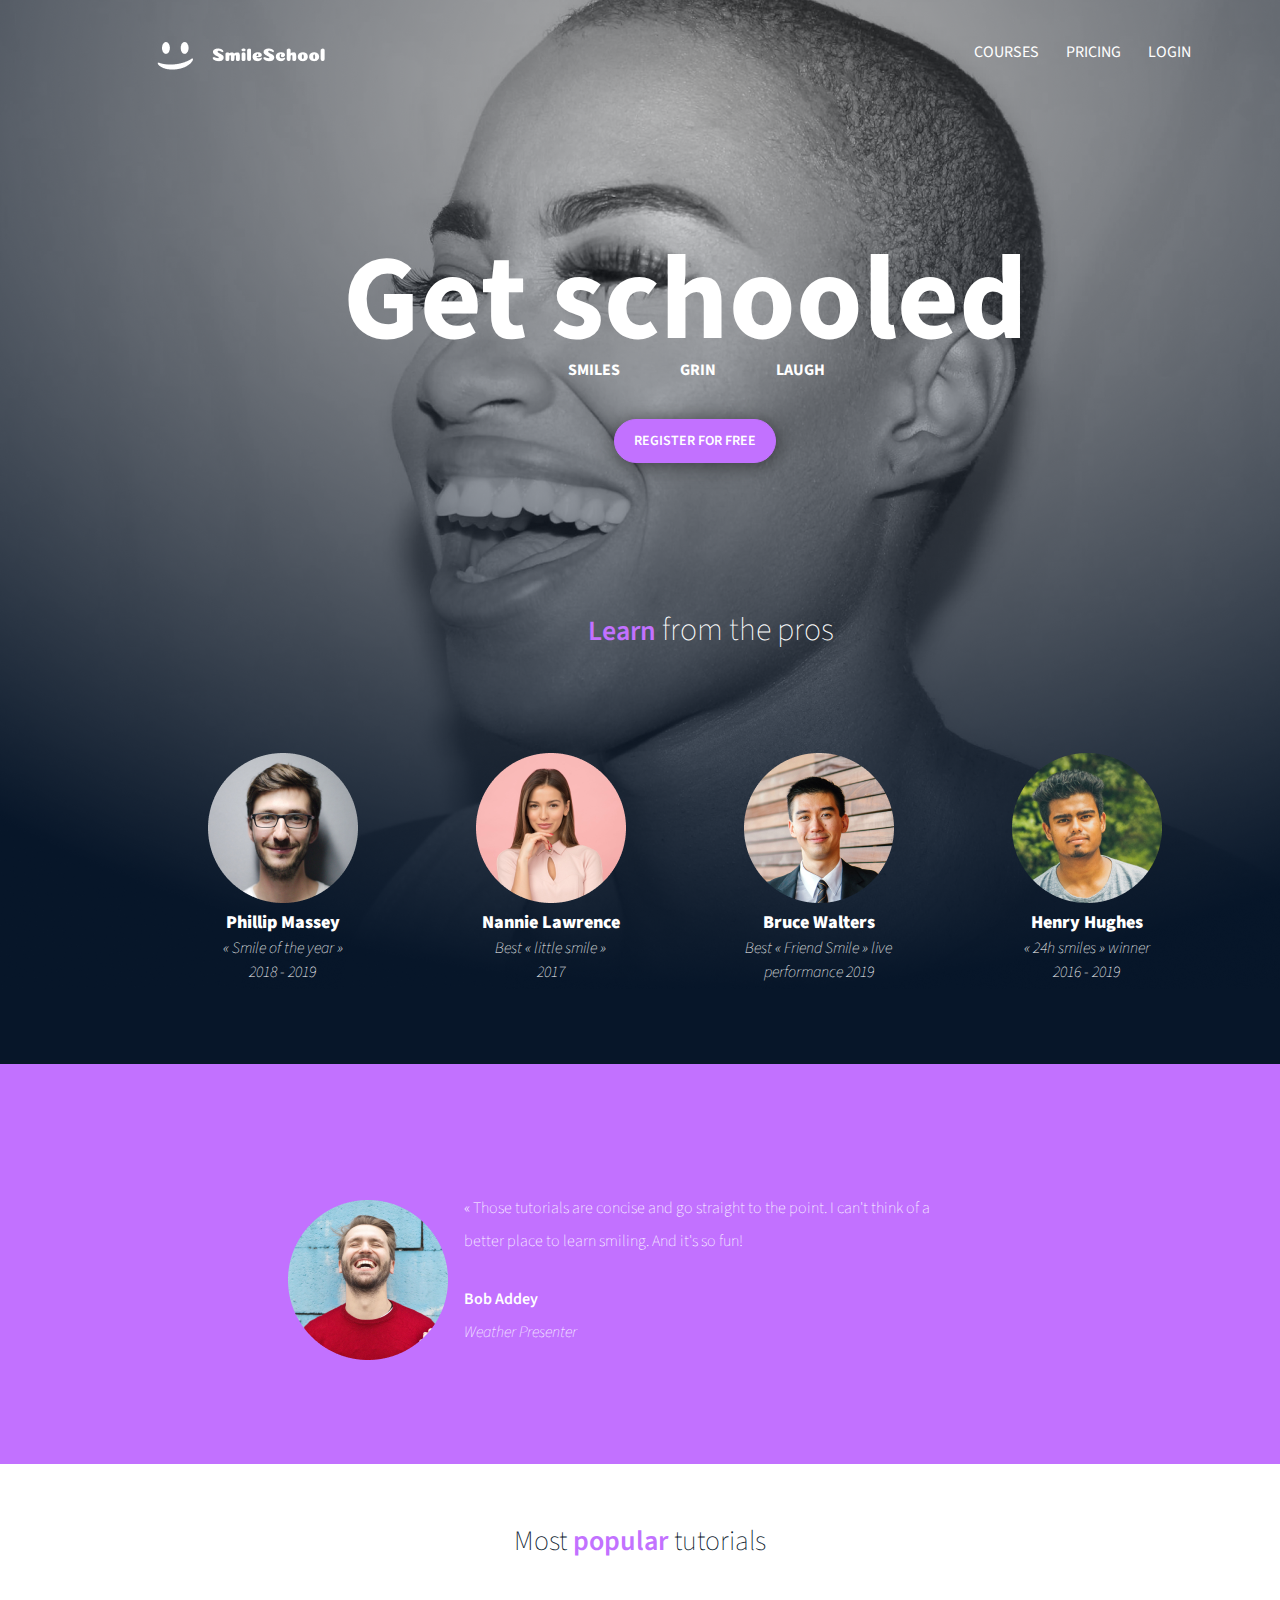
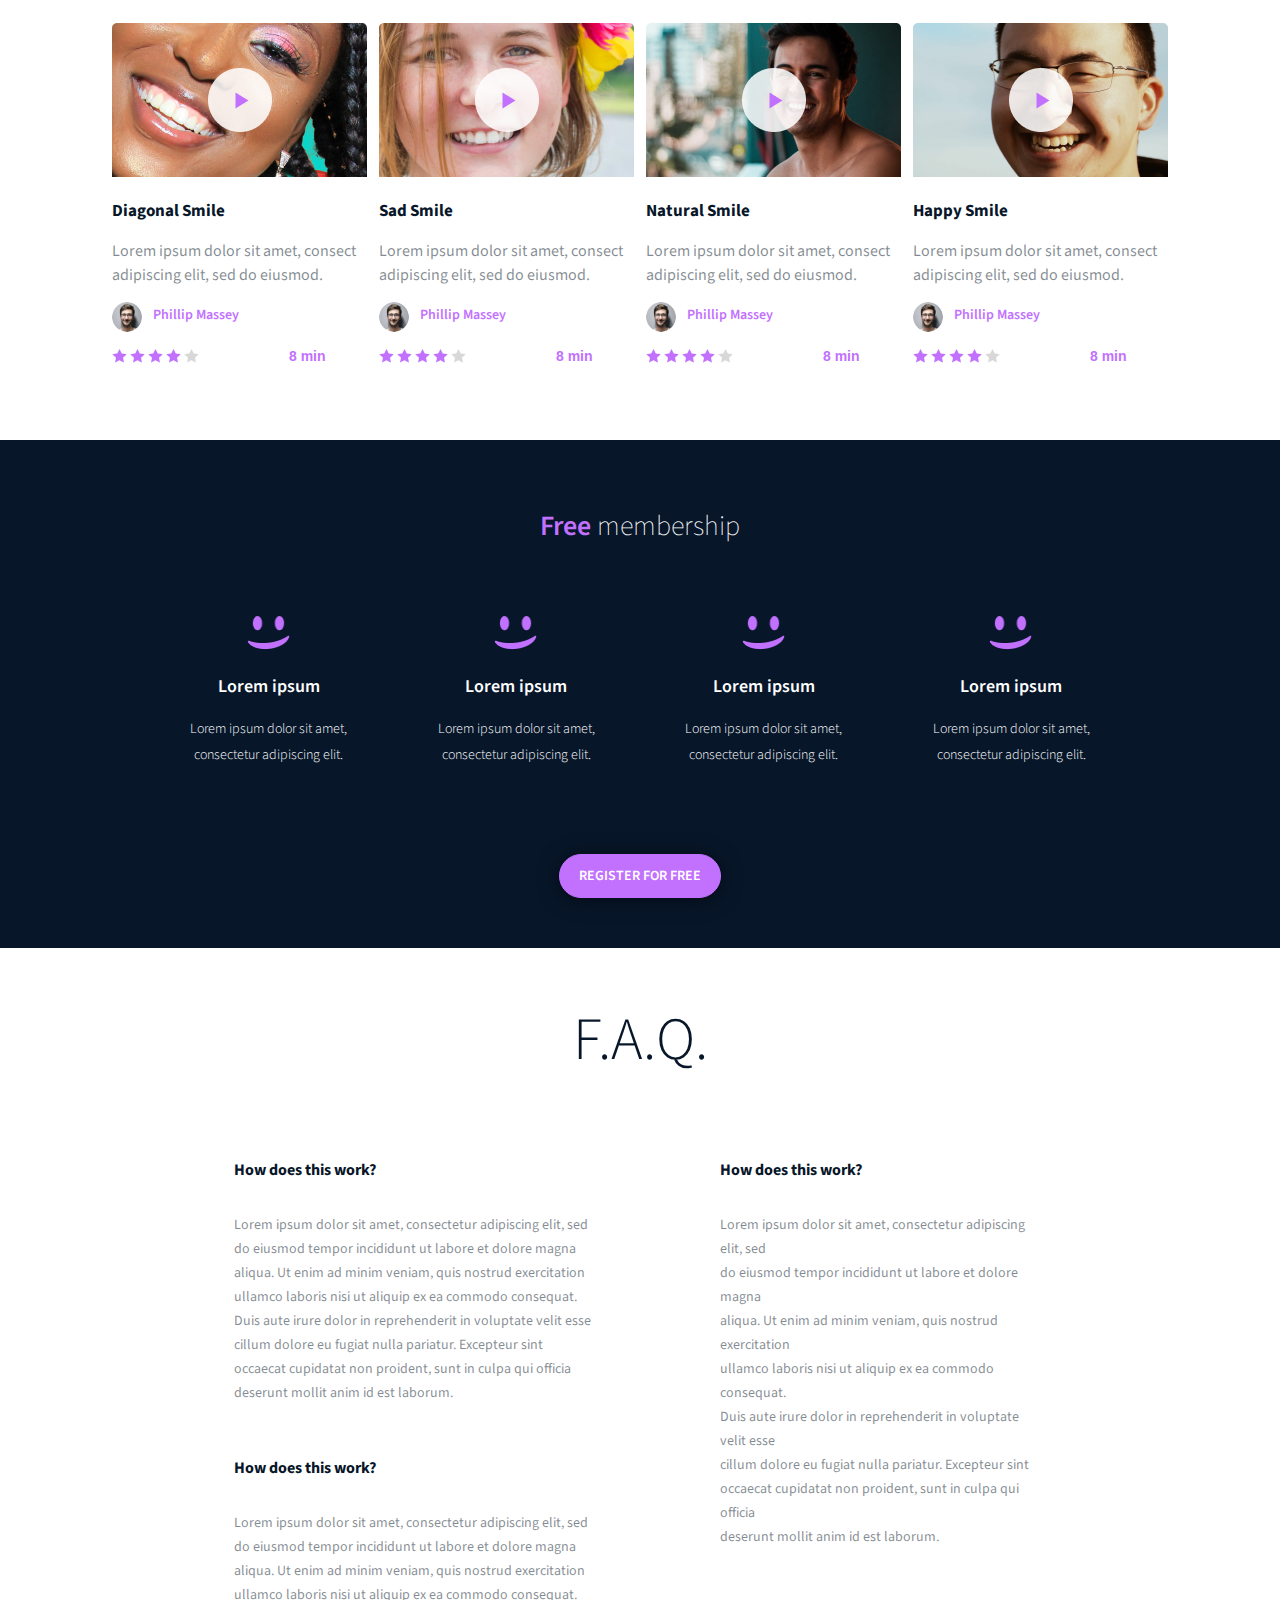
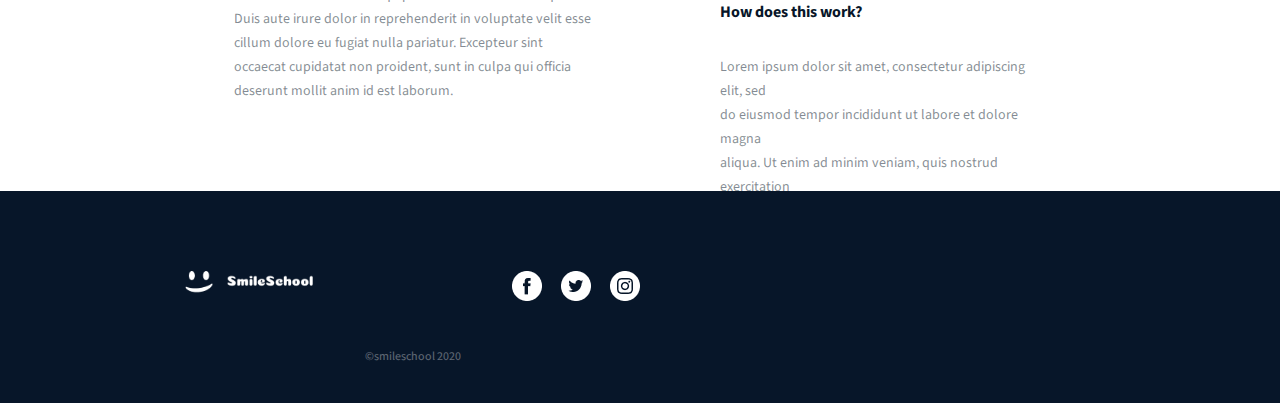
<file: css_advanced/index.html>
<!DOCTYPE html>
<html lang="en">
<head>
    <meta charset="UTF-8">
    <meta name="viewport" content="width=device-width, initial-scale=1.0">
    <title>Smileschool Landing Page</title>
    <link rel="stylesheet" href="./styles.css">
    <link rel="preconnect" href="https://fonts.googleapis.com">
    <link rel="preconnect" href="https://fonts.googleapis.com">
    <link rel="preconnect" href="https://fonts.gstatic.com" crossorigin>
    <link rel="preconnect" href="https://fonts.googleapis.com">
    <link rel="preconnect" href="https://fonts.gstatic.com" crossorigin> <link href="https://fonts.googleapis.com/css2?family=Poppins:wght@400;500;600;700&family=Source+Sans+3:wght@200;300;500;700&display=swap" rel="stylesheet">
</head>
<body>
    <header class="nav-bar">
        <div>
            <a href="#"><img src="./Images/smile-logo.png" alt="Smile Logo" class="frame"></a>
        </div>

        <div class="nav-links">
            <a href="#">courses</a>
            <a href="#">pricing</a>
            <a href="#">login</a>
        </div>
    </header>

    <main>
        <section>
            <div>
                <h1 class="header-text">Get schooled</h1>
                <p class="header-p">smiles grin laugh</p>
                <button class="first-btn"><a href="#">register for free</a></button>
            </div>

            <div>
                <h2 class="header2-text"><span>Learn</span> from the pros</h2>

                <div class="pro-section">
                    <div class="ps">
                        <img src="./Images/avatar.png" alt="Phillip">
                        <h3 class="ps-name">Phillip Massey</h3>
                        <p class="ps-text">« Smile of the year » 2018 - 2019</p>
                    </div>

                    <div>
                        <img src="./Images/avatar (1).png" alt="Nannie">
                        <h3 class="ps-name">Nannie Lawrence</h3>
                        <p class="ps-text">Best « little smile » <br> 2017</p>
                    </div>

                    <div>
                        <img src="./Images/avatar (2).png" alt="Bruce">
                        <h3 class="ps-name">Bruce Walters</h3>
                        <p class="ps-text">Best « Friend Smile » live performance 2019</p>
                    </div>

                    <div>
                        <img src="./Images/avatar (3).png" alt="Henry">
                        <h3 class="ps-name">Henry Hughes</h3>
                        <p class="ps-text">« 24h smiles » winner 2016 - 2019</p>
                    </div>
                </div>
            </div>
        </section>

        <section class="testimonial">
            <div>
                <img src="./Images/avatar (4).png" alt="A male testifier">
            </div>

            <div class="quote">
                <blockquote>« Those tutorials are concise and go straight to the point. I can't think of a better place to learn smiling. And it's so fun!</blockquote>
                <p class="name">Bob Addey</p>
                <p class="title">Weather Presenter</p>
            </div>
        </section>

        <section class="videos">
            <h1>Most <span class="popular">popular</span> tutorials</h1>

            <div class="videos-div">
                <div>
                    <img src="./Images/preview (1).png" alt="First Video" id="hover">
                    <h2>Diagonal Smile</h2>
                    <p>Lorem ipsum dolor sit amet, consect <br> adipiscing elit, sed do eiusmod.</p>

                    <div class="vp">
                        <img src="./Images/avatar.png" alt="Review 1">
                        <h3>Phillip Massey</h3>
                    </div>

                    <div class="rating">
                        <div>
                            <img src="./Images/Star_1.png" alt="star 1">
                            <img src="./Images/Star_2.png" alt="star 2">
                            <img src="./Images/Star_3.png" alt="star 3">
                            <img src="./Images/Star_4.png" alt="star 4">
                            <img src="./Images/Star_5.png" alt="blank star 5">
                        </div>
                        <p>8 min</p>
                    </div>
                </div>

                <div>
                    <img src="./Images/preview (2).png" alt="Second Video" id="hover">
                    <h2>Sad Smile</h2>
                    <p>Lorem ipsum dolor sit amet, consect <br> adipiscing elit, sed do eiusmod.</p>

                    <div class="vp">
                        <img src="./Images/avatar.png" alt="Review 2">
                        <h3>Phillip Massey</h3>
                    </div>

                    <div class="rating">
                        <div>
                            <img src="./Images/Star_1.png" alt="star 1">
                            <img src="./Images/Star_2.png" alt="star 2">
                            <img src="./Images/Star_3.png" alt="star 3">
                            <img src="./Images/Star_4.png" alt="star 4">
                            <img src="./Images/Star_5.png" alt="blank star 5">
                        </div>
                        <p>8 min</p>
                    </div>
                </div>

                <div>
                    <img src="./Images/preview (3).png" alt="Third Video" id="hover">
                    <h2>Natural Smile</h2>
                    <p>Lorem ipsum dolor sit amet, consect <br> adipiscing elit, sed do eiusmod.</p>

                    <div class="vp">
                        <img src="./Images/avatar.png" alt="Review 3">
                        <h3>Phillip Massey</h3>
                    </div>

                    <div class="rating">
                        <div>
                            <img src="./Images/Star_1.png" alt="star 1">
                            <img src="./Images/Star_2.png" alt="star 2">
                            <img src="./Images/Star_3.png" alt="star 3">
                            <img src="./Images/Star_4.png" alt="star 4">
                            <img src="./Images/Star_5.png" alt="blank star 5">
                        </div>
                        <p>8 min</p>
                    </div>
                </div>

                <div>
                    <img src="./Images/preview (4).png" alt="Fourth Video" id="hover">
                    <h2>Happy Smile</h2>
                    <p>Lorem ipsum dolor sit amet, consect <br> adipiscing elit, sed do eiusmod.</p>

                    <div class="vp">
                        <img src="./Images/avatar.png" alt="Review 4">
                        <h3>Phillip Massey</h3>
                    </div>

                    <div class="rating">
                        <div>
                            <img src="./Images/Star_1.png" alt="star 1">
                            <img src="./Images/Star_2.png" alt="star 2">
                            <img src="./Images/Star_3.png" alt="star 3">
                            <img src="./Images/Star_4.png" alt="star 4">
                            <img src="./Images/Star_5.png" alt="blank star 5">
                        </div>
                        <p>8 min</p>
                    </div>
                </div>
            </div>
        </section>

        <section class="membership">
            <h1><span>Free</span> membership</h1>

            <div class="membership-div">
                <div>
                    <img src="./Images/smile.png" alt="smile">
                    <h2>Lorem ipsum</h2>
                    <p>Lorem ipsum dolor sit amet, <br> consectetur adipiscing elit.</p>
                </div>

                <div>
                    <img src="./Images/smile.png" alt="smile">
                    <h2>Lorem ipsum</h2>
                    <p>Lorem ipsum dolor sit amet, <br> consectetur adipiscing elit.</p>
                </div>

                <div>
                    <img src="./Images/smile.png" alt="smile">
                    <h2>Lorem ipsum</h2>
                    <p>Lorem ipsum dolor sit amet, <br> consectetur adipiscing elit.</p>
                </div>

                <div>
                    <img src="./Images/smile.png" alt="smile">
                    <h2>Lorem ipsum</h2>
                    <p>Lorem ipsum dolor sit amet, <br> consectetur adipiscing elit.</p>
                </div>
            </div>
            <button class="second-btn"><a href="#">register for free</a></button>
        </section>

        <section class="faq">
            <h1>f.a.q.</h1>

            <div class="faq-div">
                <div class="faq-item" id="left">
                    <h2>How does this work?</h2>
                    <p>Lorem ipsum dolor sit amet, consectetur adipiscing elit, sed <br> do eiusmod tempor incididunt ut labore et dolore magna <br> aliqua. Ut enim ad minim veniam, quis nostrud exercitation <br> ullamco laboris nisi ut aliquip ex ea commodo consequat. <br> Duis aute irure dolor in reprehenderit in voluptate velit esse <br> cillum dolore eu fugiat nulla pariatur. Excepteur sint <br> occaecat cupidatat non proident, sunt in culpa qui officia <br> deserunt mollit anim id est laborum.</p>
                </div>

                <div class="faq-item" id="right">
                    <h2>How does this work?</h2>
                    <p>Lorem ipsum dolor sit amet, consectetur adipiscing elit, sed <br> do eiusmod tempor incididunt ut labore et dolore magna <br> aliqua. Ut enim ad minim veniam, quis nostrud exercitation <br> ullamco laboris nisi ut aliquip ex ea commodo consequat. <br> Duis aute irure dolor in reprehenderit in voluptate velit esse <br> cillum dolore eu fugiat nulla pariatur. Excepteur sint <br> occaecat cupidatat non proident, sunt in culpa qui officia <br> deserunt mollit anim id est laborum.</p>
                </div>

                <div class="faq-item" id="left">
                    <h2>How does this work?</h2>
                    <p>Lorem ipsum dolor sit amet, consectetur adipiscing elit, sed <br> do eiusmod tempor incididunt ut labore et dolore magna <br> aliqua. Ut enim ad minim veniam, quis nostrud exercitation <br> ullamco laboris nisi ut aliquip ex ea commodo consequat. <br> Duis aute irure dolor in reprehenderit in voluptate velit esse <br> cillum dolore eu fugiat nulla pariatur. Excepteur sint <br> occaecat cupidatat non proident, sunt in culpa qui officia <br> deserunt mollit anim id est laborum.</p>
                </div>
                
                <div class="faq-item" id="right">
                    <h2>How does this work?</h2>
                    <p>Lorem ipsum dolor sit amet, consectetur adipiscing elit, sed <br> do eiusmod tempor incididunt ut labore et dolore magna <br> aliqua. Ut enim ad minim veniam, quis nostrud exercitation <br> ullamco laboris nisi ut aliquip ex ea commodo consequat. <br> Duis aute irure dolor in reprehenderit in voluptate velit esse <br> cillum dolore eu fugiat nulla pariatur. Excepteur sint <br> occaecat cupidatat non proident, sunt in culpa qui officia <br> deserunt mollit anim id est laborum.</p>
                </div>
            </div>
        </section>
    </main>

    <footer>
        <div>
            <div>
                <img src="./Images/smile-logo.png" alt="Footer logo" class="footer-logo">

                <div class="footer-sm">
                    <a href="#" target="_blank"><img src="./Images/Facebook.png" alt="Facebook"></a>
                    <a href="#" target="_blank"><img src="./Images/Twitter.png" alt="Twitter"></a>
                    <a href="#" target="_blank"><img src="./Images/Instagram.png" alt="Instagram"></a>
                </div>
            </div>

            <p>&copy;smileschool 2020</p> <!-- © is &copy; -->
        </div>
    </footer>
</body>
</html>
</file>
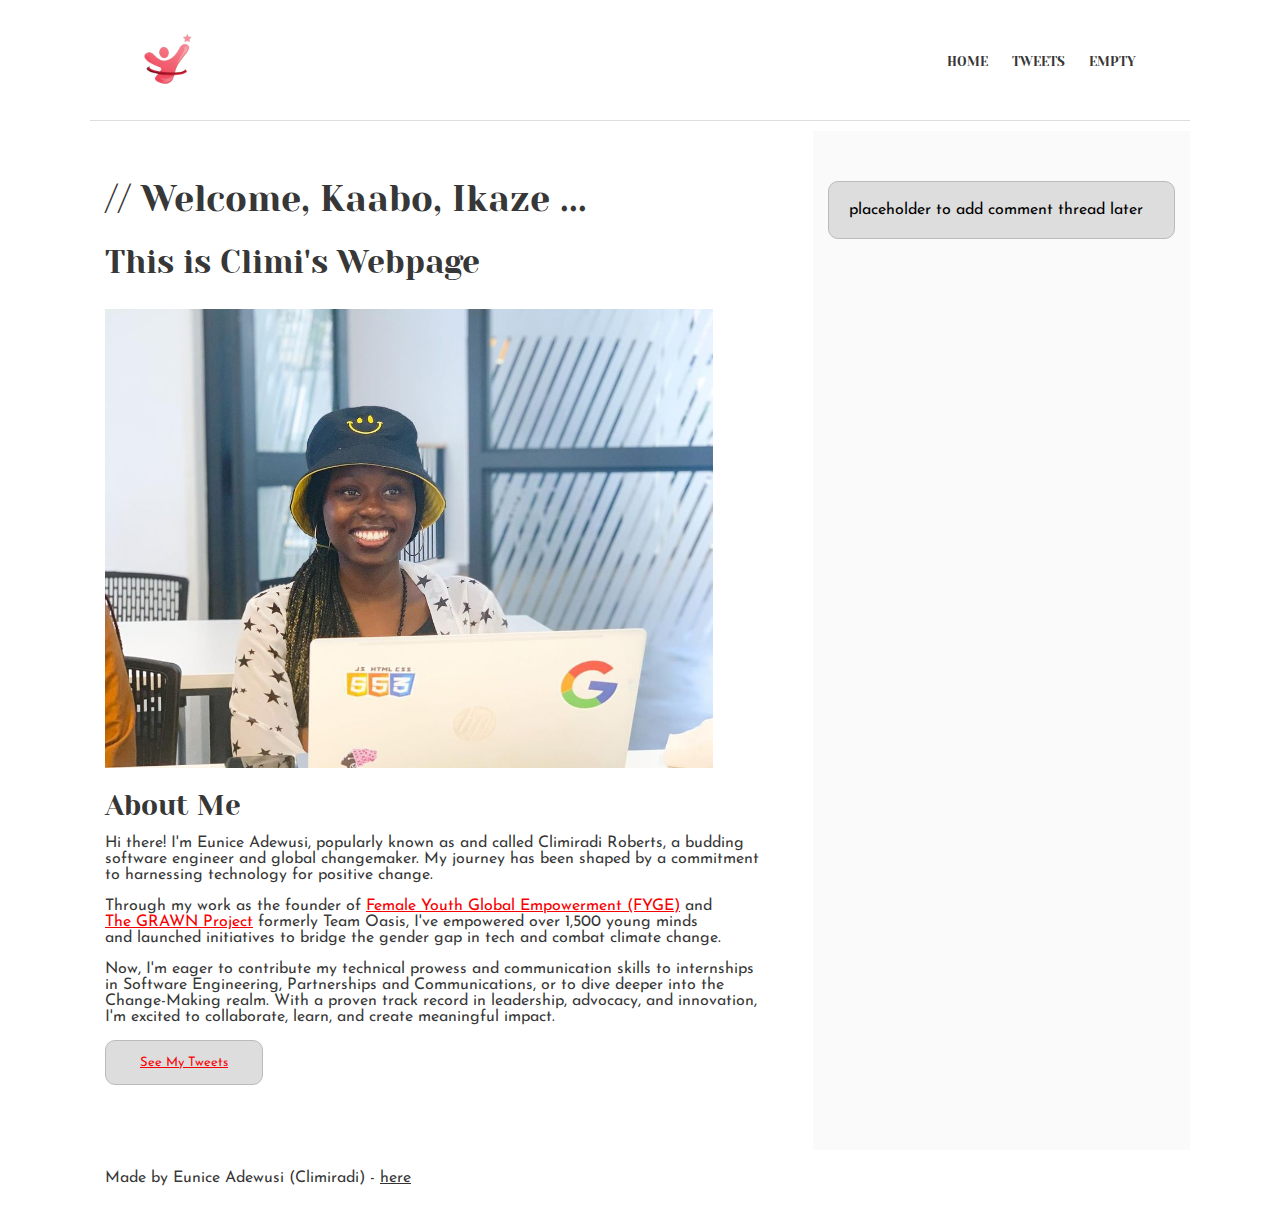
<file: css_basic/index.html>
<!DOCTYPE html>
<html lang="en">
<head>
    <meta charset="UTF-8">
    <meta name="viewport" content="width=device-width, initial-scale=1.0">
    <title>My First Webpage at ALU</title>
    <link rel="stylesheet" href="./base.css">
    <link rel="stylesheet" href="./styles.css">
</head>
<body class="navbar body-container works_on_smartphone">
    <header>
        <nav class="nav-links">
            <a href="./index.html"><img src="./Images/Climi2.png" alt="Climi's Logo" class="header-logo"></a>
            <ul>
                <li><a href="./index.html">Home</a></li>
                <li><a href="./tweets.html">Tweets</a></li>
                <li><a href="./base_index.html" target="_blank">Empty</a></li>
            </ul>
        </nav>
    </header>

    <main class="about-me main-container">
        <article>
            <h1>// Welcome, Kaabo, Ikaze ...</h1>
            <h2>This is Climi's <!-- &#8242;s is 's --> Webpage</h2>

            <a href="https://www.linktr.ee/Climiradi" target="_blank">
                <img src="./Images/Eunice.jpeg" alt="Eunice's picture" class="Home-image">
            </a>

            <h3 class="about-me">About Me</h3>
            <p>Hi there! I'm Eunice Adewusi, popularly known as and called Climiradi Roberts, a budding software engineer and global changemaker. My journey has been shaped by a commitment <br> to harnessing technology for positive change.</p>
            <p>Through my work as the founder of <a href="https://www.lnk.bio/fyg_empowerment">Female Youth Global Empowerment (FYGE)</a> and <br> <a href="https://mainstack.me/teamoasis_alu">The GRAWN Project</a> formerly Team Oasis, I've empowered over 1,500 young minds <br> and launched initiatives to bridge the gender gap in tech and combat climate change.</p>
            <p>Now, I'm eager to contribute my technical prowess and communication skills to internships <br> in Software Engineering, Partnerships and Communications, or to dive deeper into the <br> Change-Making realm. With a proven track record in leadership, advocacy, and innovation, <br> I'm excited to collaborate, learn, and create meaningful impact.</p>

            <p class="tweets-btn">
                <a href="./tweets.html">See My Tweets</a>
            </p>
        </article>

        <aside>
            <p>placeholder to add comment thread later</p>
        </aside>
    </main>

    <footer>
        <p>Made by Eunice Adewusi (Climiradi) - <a href="https://www.linktr.ee/Climiradi" target="_blank">here</a></p>
    </footer>
</body>
</html>
</file>
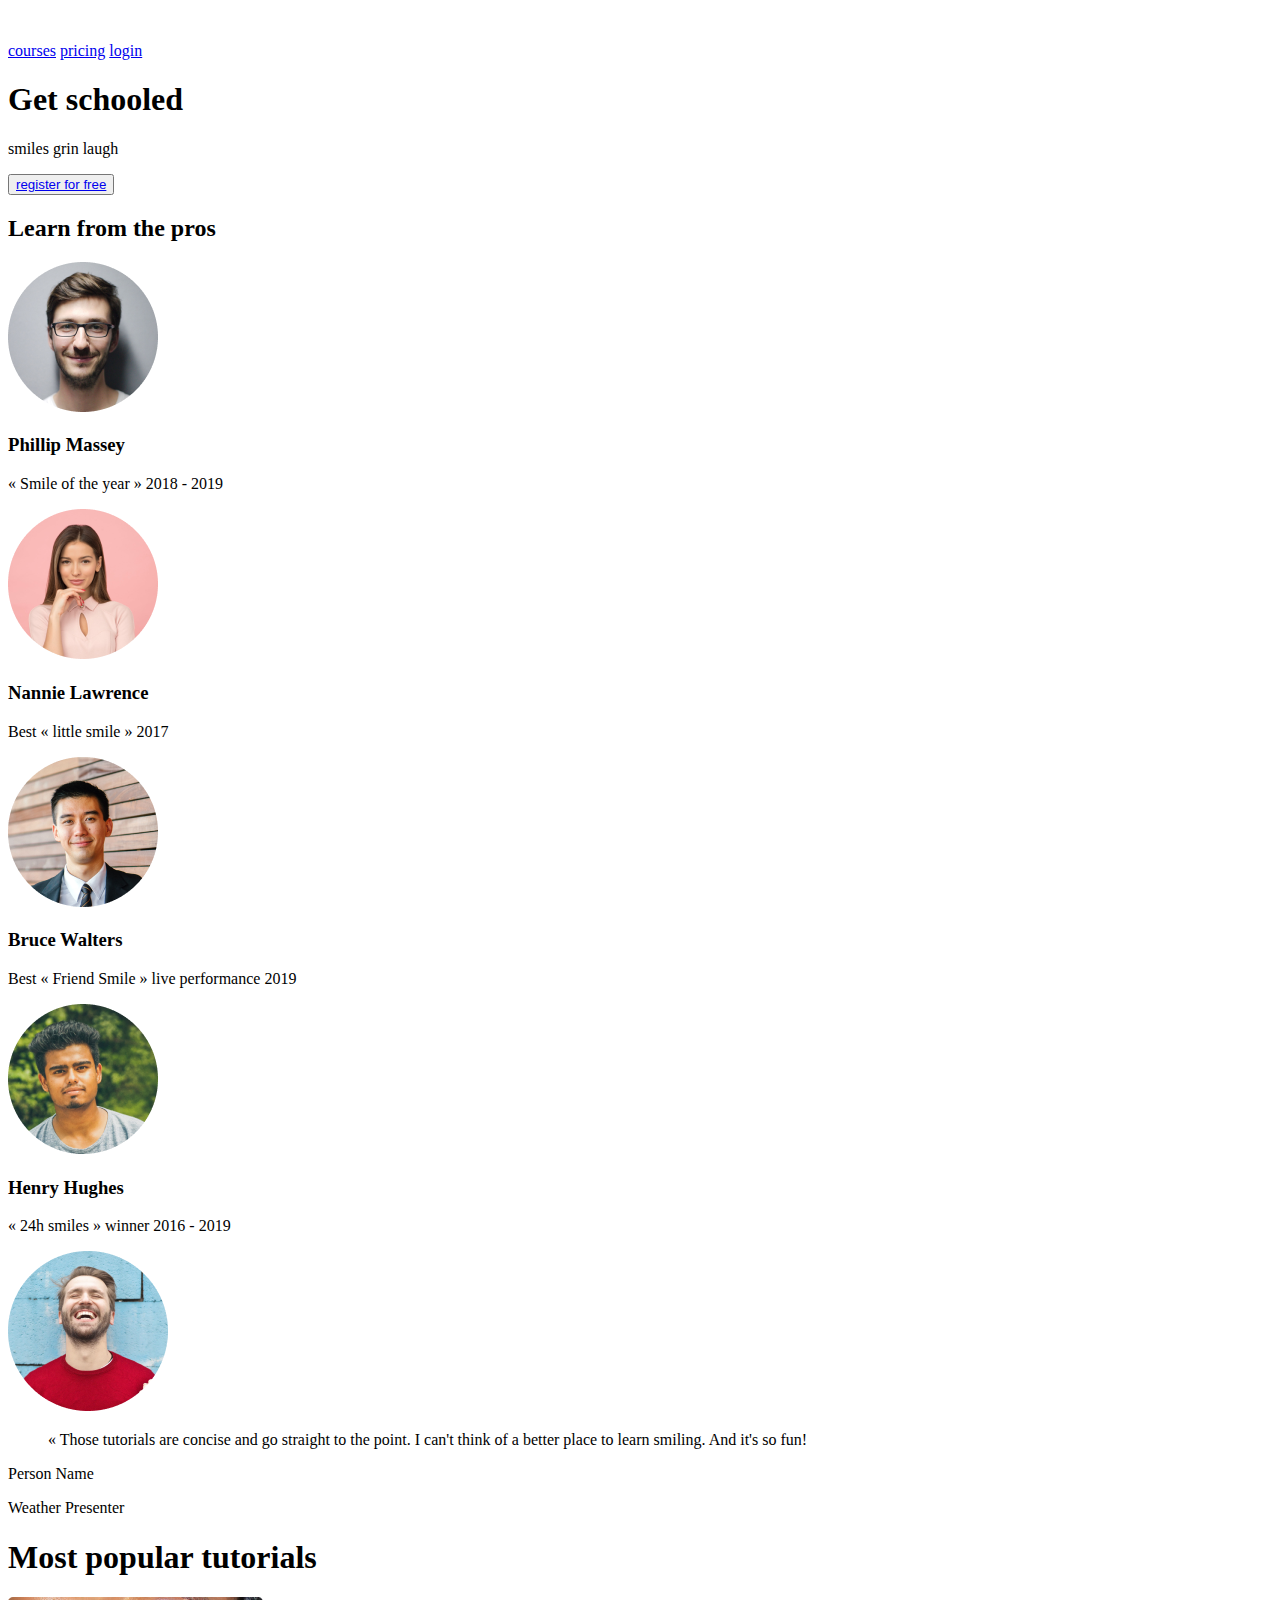
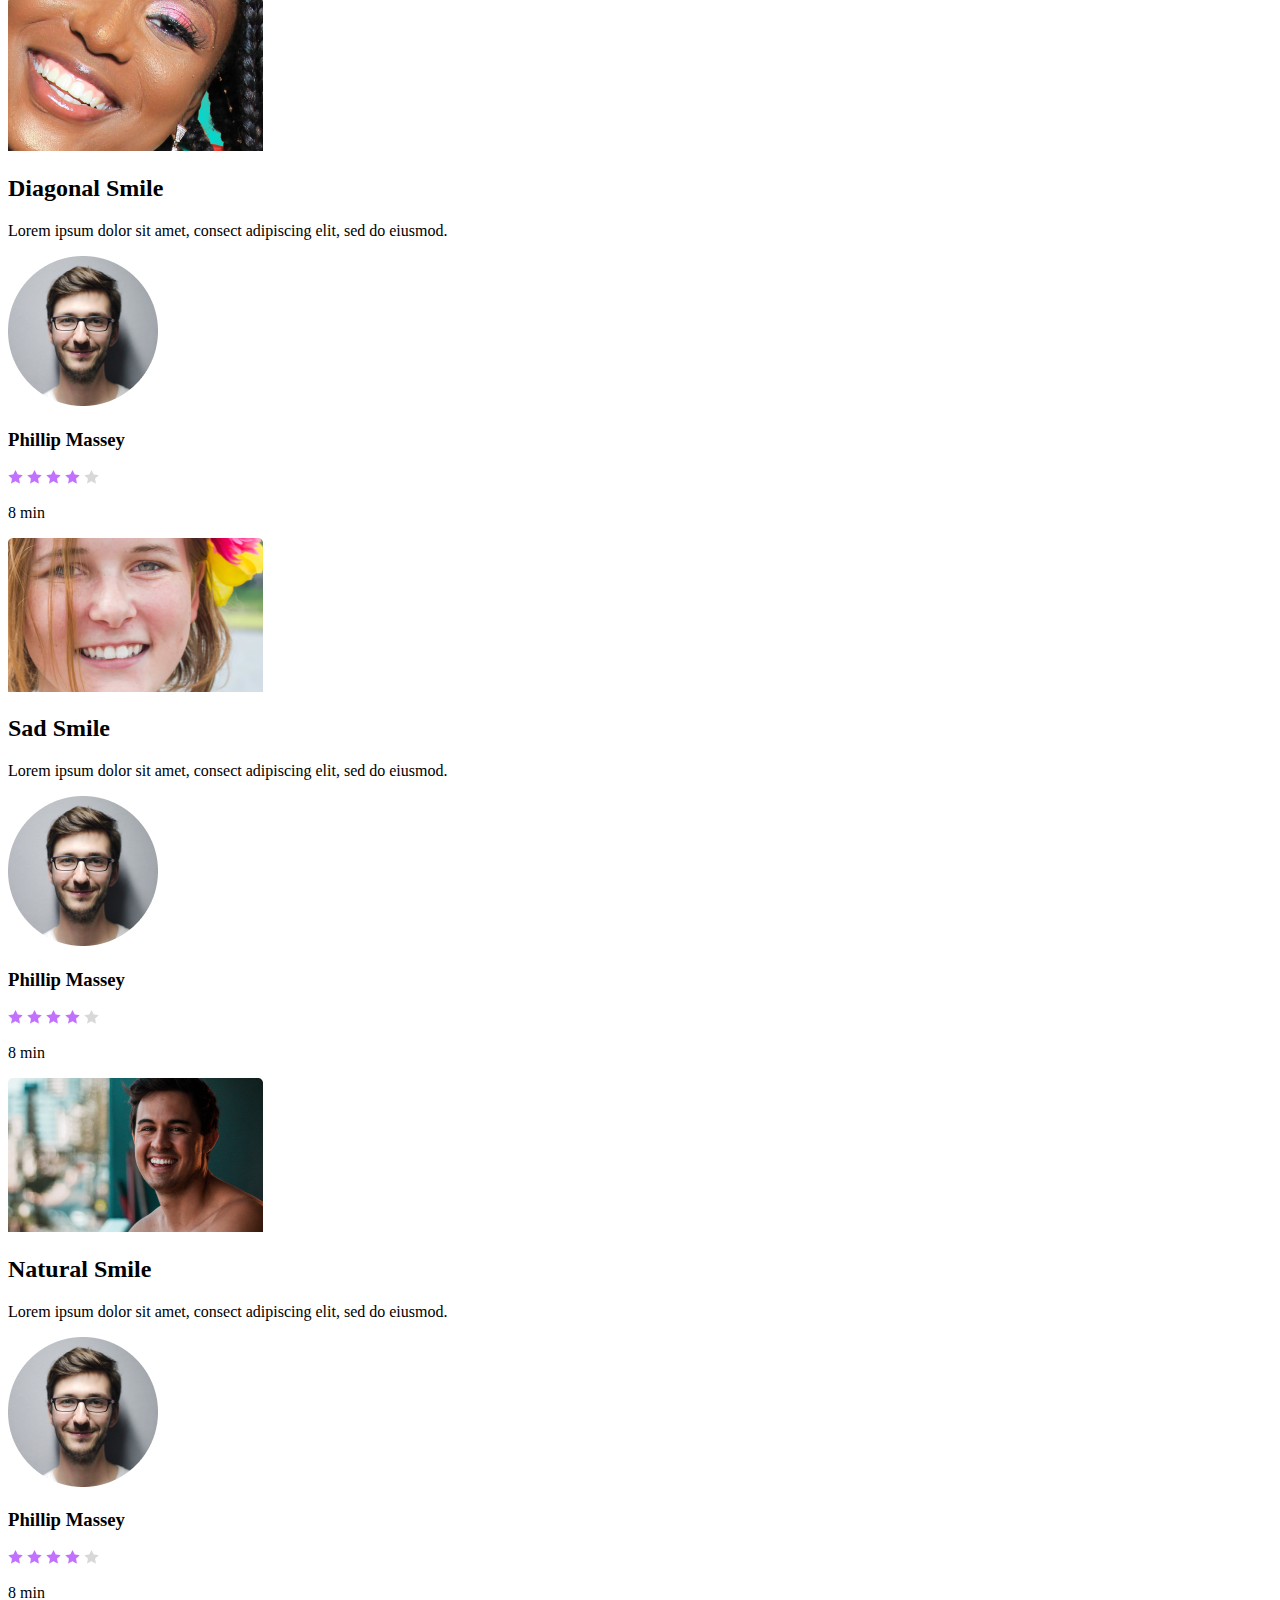
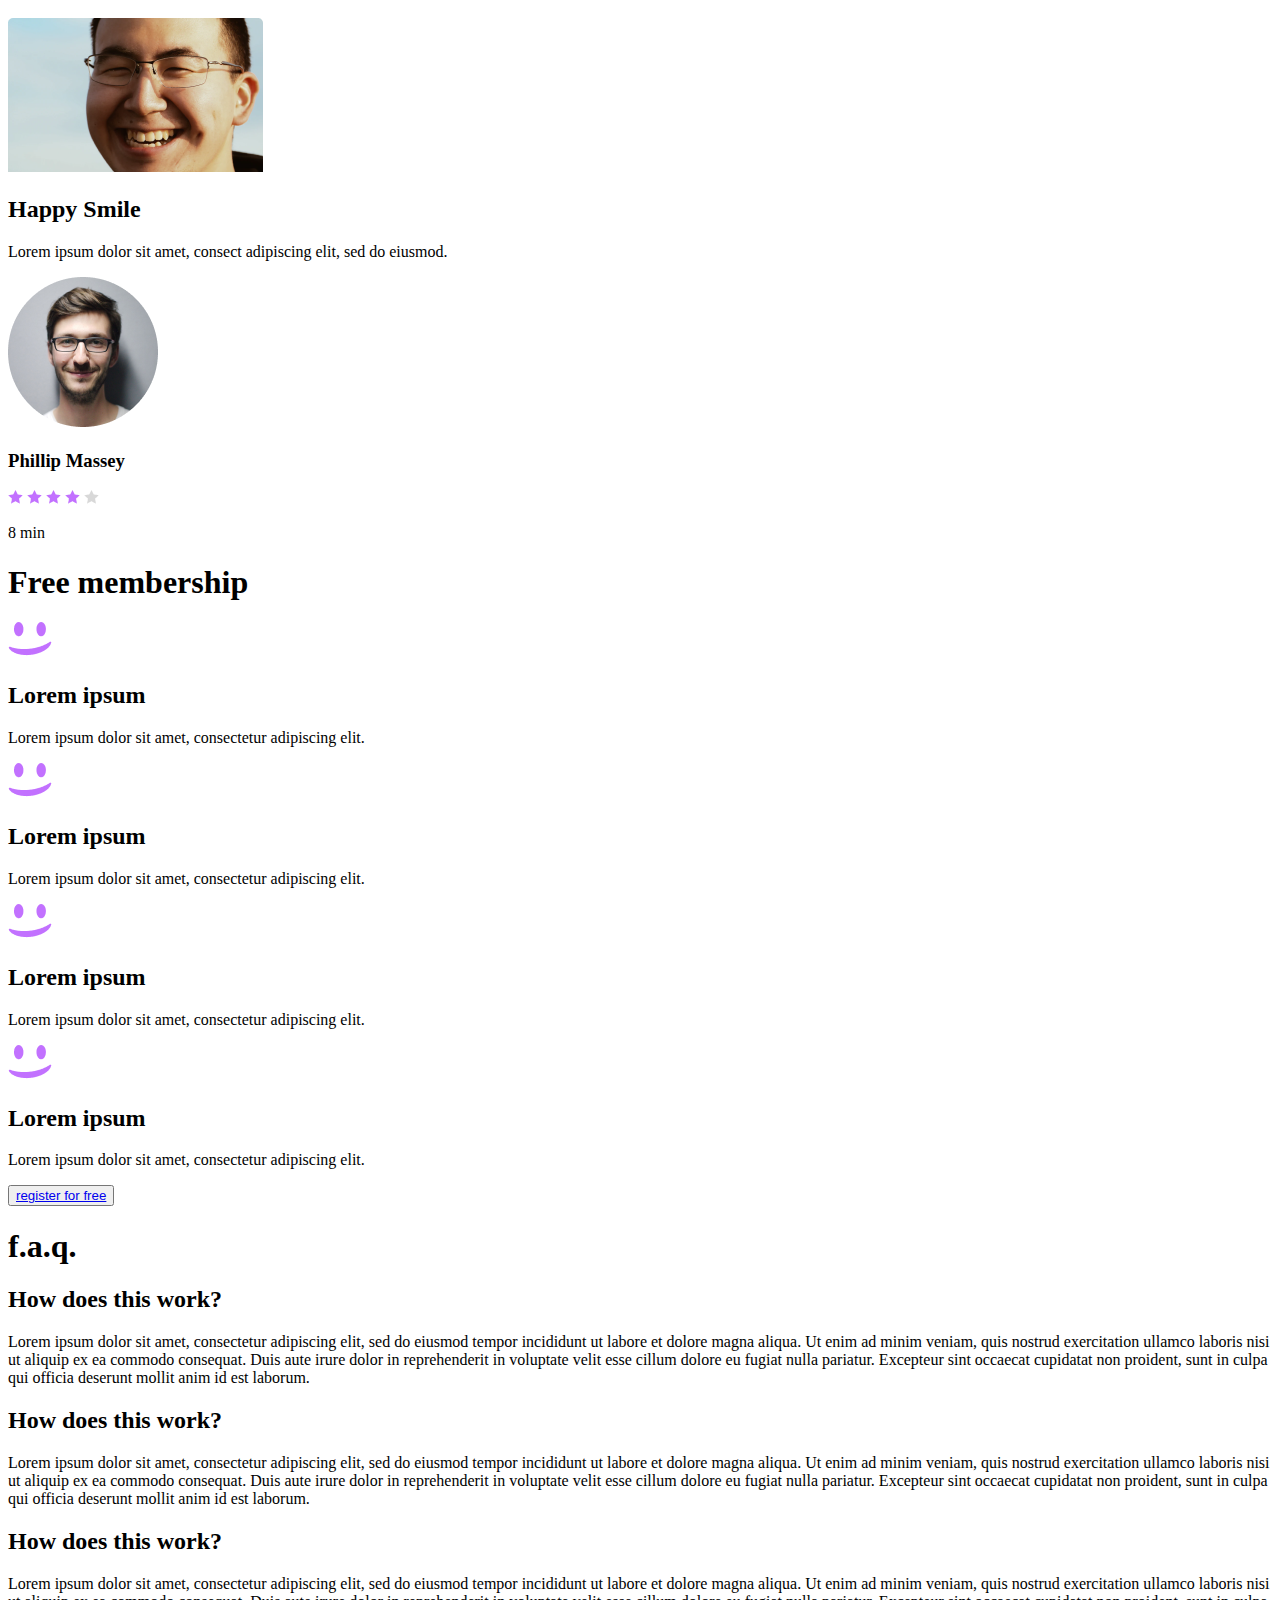
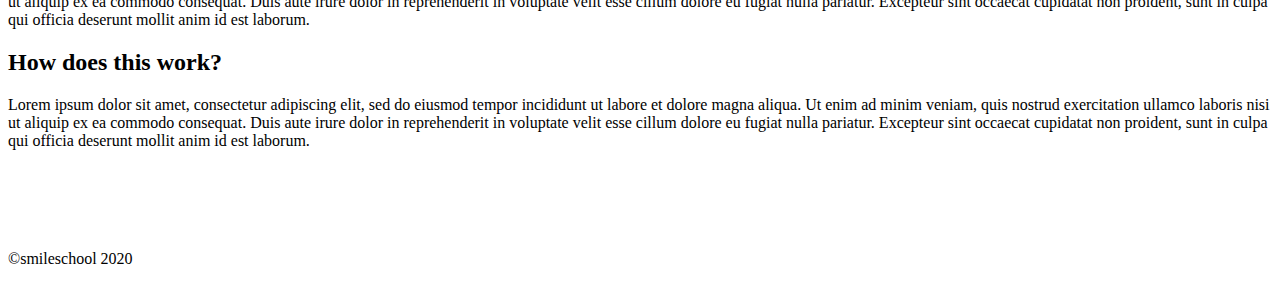
<file: html_advanced/index.html>
<!DOCTYPE html>
<html lang="en">
<head>
    <meta charset="UTF-8">
    <meta name="viewport" content="width=device-width, initial-scale=1.0">
    <title>Smileschool Landing Page</title>
</head>
<body>
    <header>
        <div>
            <a href="#"><img src="./Images/smile-logo.png" alt="Smile Logo"></a>
        </div>

        <div>
            <a href="courses.html">courses</a>
            <a href="pricing.html">pricing</a>
            <a href="login.html">login</a>
        </div>
    </header>

    <main>
        <section>
            <div>
                <h1>Get schooled</h1>
                <p>smiles grin laugh</p>
                <button><a href="#">register for free</a></button>
            </div>

            <div>
                <h2><span>Learn</span> from the pros</h2>

                <div>
                    <div>
                        <img src="./Images/avatar.png" alt="Phillip">
                        <h3>Phillip Massey</h3>
                        <p>« Smile of the year » 2018 - 2019</p>
                    </div>

                    <div>
                        <img src="./Images/avatar (1).png" alt="Nannie">
                        <h3>Nannie Lawrence</h3>
                        <p>Best « little smile » 2017</p>
                    </div>

                    <div>
                        <img src="./Images/avatar (2).png" alt="Bruce">
                        <h3>Bruce Walters</h3>
                        <p>Best « Friend Smile » live performance 2019</p>
                    </div>

                    <div>
                        <img src="./Images/avatar (3).png" alt="Henry">
                        <h3>Henry Hughes</h3>
                        <p>« 24h smiles » winner 2016 - 2019</p>
                    </div>
                </div>
            </div>
        </section>

        <section>
            <div>
                <img src="./Images/avatar (4).png" alt="A male testifier">
            </div>

            <div>
                <blockquote>« Those tutorials are concise and go straight to the point. I can't think of a better place to learn smiling. And it's so fun!</blockquote>
                <p>Person Name</p>
                <p>Weather Presenter</p>
            </div>
        </section>

        <section>
            <h1>Most <span>popular</span> tutorials</h1>

            <div>
                <div>
                    <img src="./Images/preview.png" alt="First Video">
                    <h2>Diagonal Smile</h2>
                    <p>Lorem ipsum dolor sit amet, consect adipiscing elit, sed do eiusmod.</p>

                    <div>
                        <img src="./Images/avatar.png" alt="Review 1">
                        <h3>Phillip Massey</h3>
                    </div>

                    <div>
                        <div>
                            <img src="./Images/Star_1.png" alt="star 1">
                            <img src="./Images/Star_2.png" alt="star 2">
                            <img src="./Images/Star_3.png" alt="star 3">
                            <img src="./Images/Star_4.png" alt="star 4">
                            <img src="./Images/Star_5.png" alt="blank star 5">
                        </div>
                        <p>8 min</p>
                    </div>
                </div>

                <div>
                    <img src="./Images/preview (1).png" alt="Second Video">
                    <h2>Sad Smile</h2>
                    <p>Lorem ipsum dolor sit amet, consect adipiscing elit, sed do eiusmod.</p>

                    <div>
                        <img src="./Images/avatar.png" alt="Review 2">
                        <h3>Phillip Massey</h3>
                    </div>

                    <div>
                        <div>
                            <img src="./Images/Star_1.png" alt="star 1">
                            <img src="./Images/Star_2.png" alt="star 2">
                            <img src="./Images/Star_3.png" alt="star 3">
                            <img src="./Images/Star_4.png" alt="star 4">
                            <img src="./Images/Star_5.png" alt="blank star 5">
                        </div>
                        <p>8 min</p>
                    </div>
                </div>

                <div>
                    <img src="./Images/preview (2).png" alt="Third Video">
                    <h2>Natural Smile</h2>
                    <p>Lorem ipsum dolor sit amet, consect adipiscing elit, sed do eiusmod.</p>

                    <div>
                        <img src="./Images/avatar.png" alt="Review 3">
                        <h3>Phillip Massey</h3>
                    </div>

                    <div>
                        <div>
                            <img src="./Images/Star_1.png" alt="star 1">
                            <img src="./Images/Star_2.png" alt="star 2">
                            <img src="./Images/Star_3.png" alt="star 3">
                            <img src="./Images/Star_4.png" alt="star 4">
                            <img src="./Images/Star_5.png" alt="blank star 5">
                        </div>
                        <p>8 min</p>
                    </div>
                </div>

                <div>
                    <img src="./Images/preview (3).png" alt="Fourth Video">
                    <h2>Happy Smile</h2>
                    <p>Lorem ipsum dolor sit amet, consect adipiscing elit, sed do eiusmod.</p>

                    <div>
                        <img src="./Images/avatar.png" alt="Review 4">
                        <h3>Phillip Massey</h3>
                    </div>

                    <div>
                        <div>
                            <img src="./Images/Star_1.png" alt="star 1">
                            <img src="./Images/Star_2.png" alt="star 2">
                            <img src="./Images/Star_3.png" alt="star 3">
                            <img src="./Images/Star_4.png" alt="star 4">
                            <img src="./Images/Star_5.png" alt="blank star 5">
                        </div>
                        <p>8 min</p>
                    </div>
                </div>
            </div>
        </section>

        <section>
            <h1><span>Free</span> membership</h1>

            <div>
                <div>
                    <img src="./Images/smile.png" alt="smile">
                    <h2>Lorem ipsum</h2>
                    <p>Lorem ipsum dolor sit amet, consectetur adipiscing elit.</p>
                </div>

                <div>
                    <img src="./Images/smile.png" alt="smile">
                    <h2>Lorem ipsum</h2>
                    <p>Lorem ipsum dolor sit amet, consectetur adipiscing elit.</p>
                </div>

                <div>
                    <img src="./Images/smile.png" alt="smile">
                    <h2>Lorem ipsum</h2>
                    <p>Lorem ipsum dolor sit amet, consectetur adipiscing elit.</p>
                </div>

                <div>
                    <img src="./Images/smile.png" alt="smile">
                    <h2>Lorem ipsum</h2>
                    <p>Lorem ipsum dolor sit amet, consectetur adipiscing elit.</p>
                </div>
            </div>
            <button><a href="#">register for free</a></button>
        </section>

        <section>
            <h1>f.a.q.</h1>

            <div>
                <div>
                    <div>
                        <h2>How does this work?</h2>
                        <p>Lorem ipsum dolor sit amet, consectetur adipiscing elit, sed do eiusmod tempor incididunt ut labore et dolore magna aliqua. Ut enim ad minim veniam, quis nostrud exercitation ullamco laboris nisi ut aliquip ex ea commodo consequat. Duis aute irure dolor in reprehenderit in voluptate velit esse cillum dolore eu fugiat nulla pariatur. Excepteur sint occaecat cupidatat non proident, sunt in culpa qui officia deserunt mollit anim id est laborum.</p>
                    </div>

                    <div>
                        <h2>How does this work?</h2>
                        <p>Lorem ipsum dolor sit amet, consectetur adipiscing elit, sed do eiusmod tempor incididunt ut labore et dolore magna aliqua. Ut enim ad minim veniam, quis nostrud exercitation ullamco laboris nisi ut aliquip ex ea commodo consequat. Duis aute irure dolor in reprehenderit in voluptate velit esse cillum dolore eu fugiat nulla pariatur. Excepteur sint occaecat cupidatat non proident, sunt in culpa qui officia deserunt mollit anim id est laborum.</p>
                    </div>
                <div>

                <div>
                    <div>
                        <h2>How does this work?</h2>
                        <p>Lorem ipsum dolor sit amet, consectetur adipiscing elit, sed do eiusmod tempor incididunt ut labore et dolore magna aliqua. Ut enim ad minim veniam, quis nostrud exercitation ullamco laboris nisi ut aliquip ex ea commodo consequat. Duis aute irure dolor in reprehenderit in voluptate velit esse cillum dolore eu fugiat nulla pariatur. Excepteur sint occaecat cupidatat non proident, sunt in culpa qui officia deserunt mollit anim id est laborum.</p>
                        </div>
                    </div>
                    
                    <div>
                        <h2>How does this work?</h2>
                        <p>Lorem ipsum dolor sit amet, consectetur adipiscing elit, sed do eiusmod tempor incididunt ut labore et dolore magna aliqua. Ut enim ad minim veniam, quis nostrud exercitation ullamco laboris nisi ut aliquip ex ea commodo consequat. Duis aute irure dolor in reprehenderit in voluptate velit esse cillum dolore eu fugiat nulla pariatur. Excepteur sint occaecat cupidatat non proident, sunt in culpa qui officia deserunt mollit anim id est laborum.</p>
                        </div>
                    </div>
                </div>
            </div>
        </section>
    </main>

    <footer>
        <div>
            <div>
                <img src="./Images/smile-logo.png" alt="Footer logo">

                <div>
                    <a href="#" target="_blank"><img src="./Images/Facebook.png" alt="Facebook"></a>
                    <a href="#" target="_blank"><img src="./Images/Twitter.png" alt="Twitter"></a>
                    <a href="#" target="_blank"><img src="./Images/Instagram.png" alt="Instagram"></a>
                </div>
            </div>

            <p>&copy;smileschool 2020</p> <!-- © is &copy; -->
        </div>
    </footer>
</body>
</html>
</file>
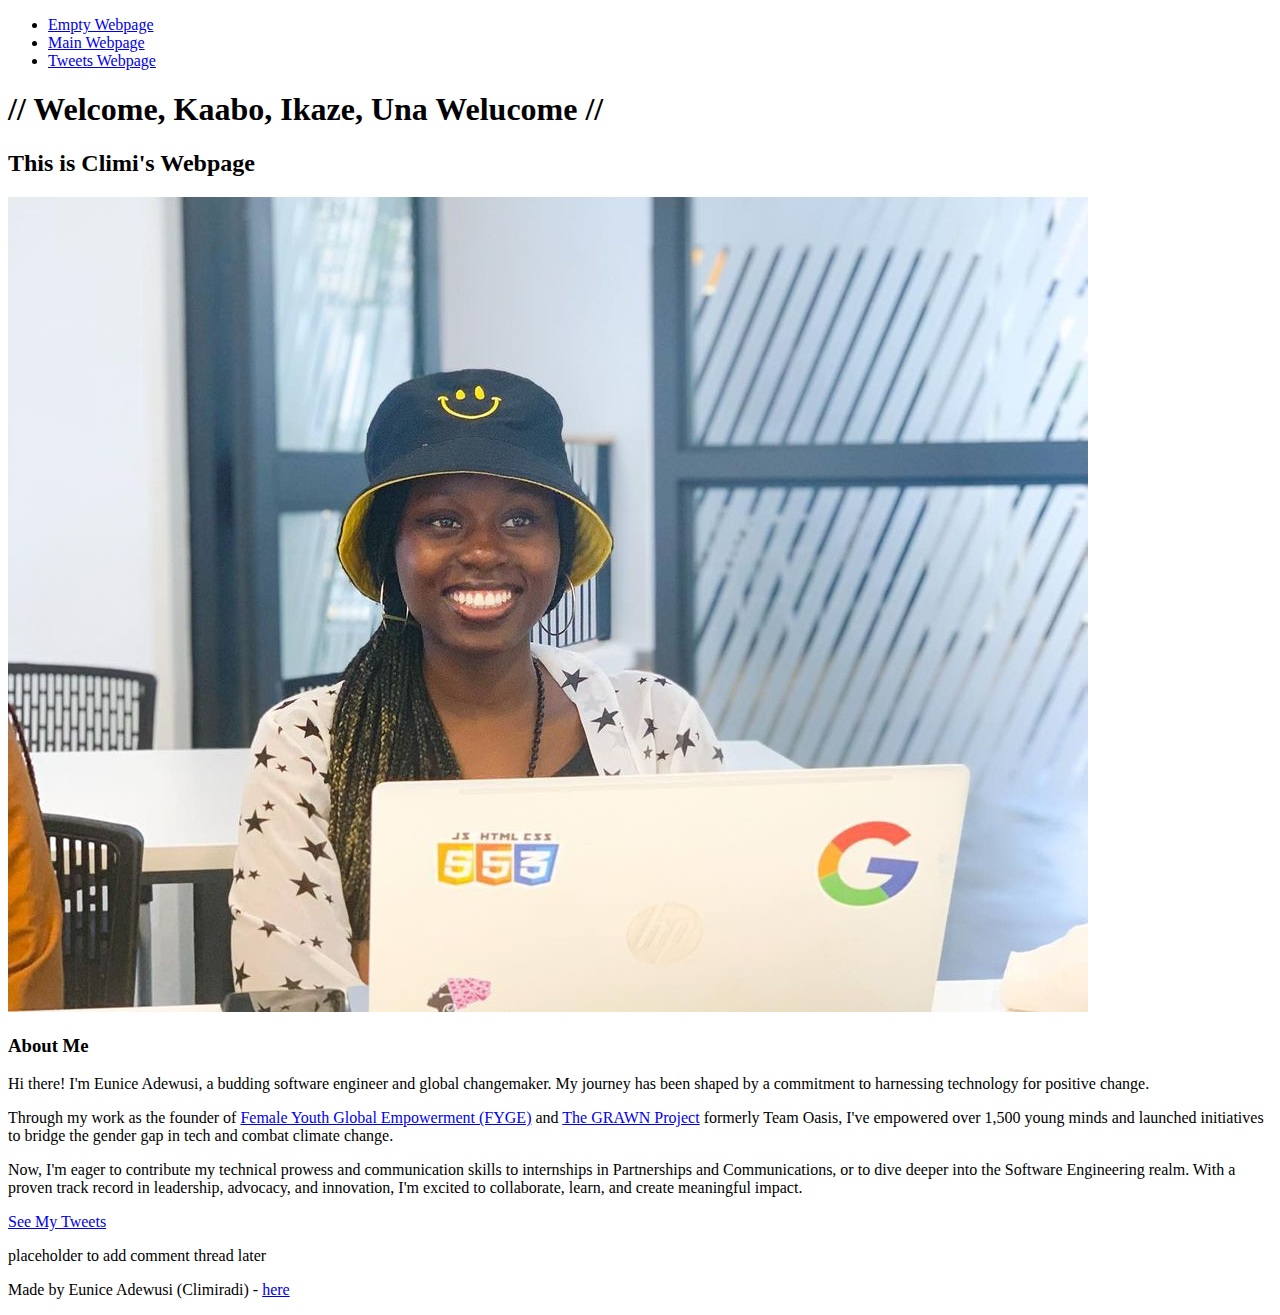
<file: html_basic/index.html>
<!DOCTYPE html>
<html lang="en">
<head>
    <meta charset="UTF-8">
    <meta name="viewport" content="width=device-width, initial-scale=1.0">
    <title>My First Webpage at ALU</title>
</head>
<body>
    <header>
        <ul>
            <li><a href="./base_index.html">Empty Webpage</a></li>
            <li><a href="./index.html">Main Webpage</a></li>
            <li><a href="./tweets.html">Tweets Webpage</a></li>
        </ul>
    </header>

    <main>
        <article>
            <h1>// Welcome, Kaabo, Ikaze, Una Welucome //</h1>
            <h2>This is Climi's <!-- &#8242;s is 's --> Webpage</h2>

            <a href="https://www.linktr.ee/Climiradi" target="_blank">
                <img src="./Images/Eunice.jpeg" alt="Eunice's picture">
            </a>

            <h3>About Me</h3>
            <p>Hi there! I'm Eunice Adewusi, a budding software engineer and global changemaker. My journey has been shaped by a commitment to harnessing technology for positive change.</p>
            <p>Through my work as the founder of <a href="https://www.lnk.bio/fyg_empowerment">Female Youth Global Empowerment (FYGE)</a> and <a href="https://mainstack.me/teamoasis_alu">The GRAWN Project</a> formerly Team Oasis, I've empowered over 1,500 young minds and launched initiatives to bridge the gender gap in tech and combat climate change.</p>
            <p>Now, I'm eager to contribute my technical prowess and communication skills to internships in Partnerships and Communications, or to dive deeper into the Software Engineering realm. With a proven track record in leadership, advocacy, and innovation, I'm excited to collaborate, learn, and create meaningful impact.</p>

            <p>
                <a href="./tweets.html">See My Tweets</a>
            </p>
        </article>

        <aside>
            <p>placeholder to add comment thread later</p>
        </aside>
    </main>

    <footer>
        <p>Made by Eunice Adewusi (Climiradi) - <a href="https://www.linktr.ee/Climiradi" target="_blank">here</a></p>
    </footer>
</body>
</html>



<!-- <body>
    <p></p>
    <p></p>
    <p></p>
    <p></p>
    <p></p>
    
    <h1>Level 1</h1>
    <h2>Level 2</h2>
    <h3>Level 3</h3>
    <h4>Level 4</h4>
    <h5>Level 5</h5>
    <h6>Smallest Heading</h6>

    <a>
        <img src="https://blog.holbertonschool.com/wp-content/uploads/2019/04/instagram_feed180.jpg" alt="Holbertonschool Logo">
    </a>

    <a href="./tweets.html">Check Tweets</a>
</body>
</html> -->
</file>
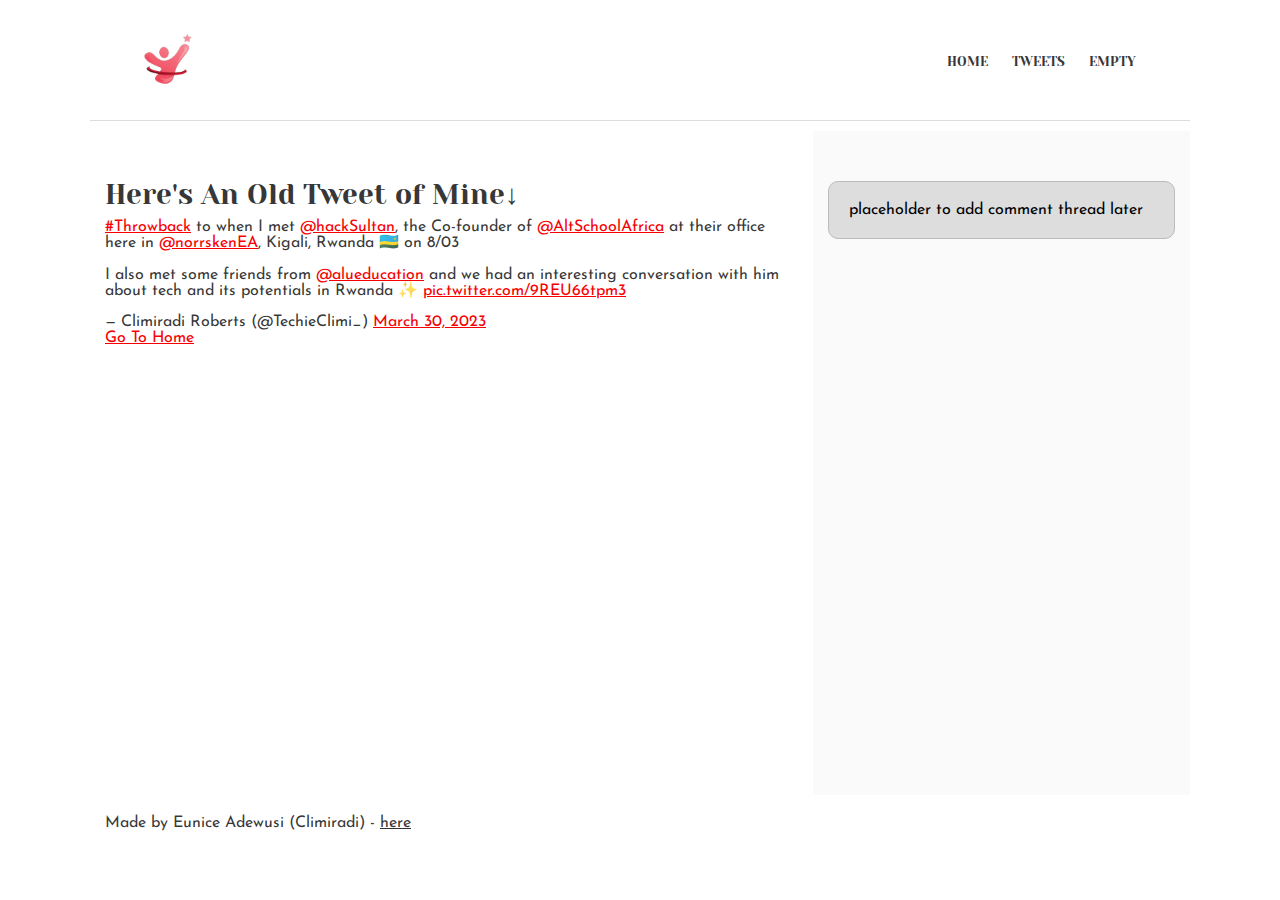
<file: css_basic/tweets.html>
<!DOCTYPE html>
<html lang="en">
<head>
    <meta charset="UTF-8">
    <meta name="viewport" content="width=device-width, initial-scale=1.0">
    <title>My First Webpage at ALU</title>
    <link rel="stylesheet" href="./base.css">
    <link rel="stylesheet" href="./styles.css">
</head>
<body class="navbar body-container works_on_smartphone">
    <header>
        <nav class="nav-links">
            <a href="./index.html"><img src="./Images/Climi2.png" alt="Climi's Logo" class="header-logo"></a>
            <ul>
                <li><a href="./index.html">Home</a></li>
                <li><a href="./tweets.html">Tweets</a></li>
                <li><a href="./base_index.html" target="_blank">Empty</a></li>
            </ul>
        </nav>
    </header>

    <main class="about-me main-container">
        <article>
            <h3>Here's An Old Tweet of Mine&darr;</h3>
            <blockquote class="twitter-tweet" data-lang="en" data-theme="dark">
            <p lang="en" dir="ltr">
                <a href="https://twitter.com/hashtag/Throwback?src=hash&amp;ref_src=twsrc%5Etfw">#Throwback</a> to when I met <a href="https://twitter.com/hackSultan?ref_src=twsrc%5Etfw">@hackSultan</a>, the Co-founder of <a href="https://twitter.com/AltSchoolAfrica?ref_src=twsrc%5Etfw">@AltSchoolAfrica</a> at their office here in <a href="https://twitter.com/norrskenEA?ref_src=twsrc%5Etfw">@norrskenEA</a>, Kigali, Rwanda 🇷🇼 on 8/03<br><br>I also met some friends from <a href="https://twitter.com/alueducation?ref_src=twsrc%5Etfw">@alueducation</a> and we had an interesting conversation with him about tech and its potentials in Rwanda ✨ <a href="https://t.co/9REU66tpm3">pic.twitter.com/9REU66tpm3</a>
            </p>
            &mdash; Climiradi Roberts (@TechieClimi_)
            <a href="https://twitter.com/TechieClimi_/status/1641363146332831746?ref_src=twsrc%5Etfw">March 30, 2023</a>
        </blockquote> 
        <script async src="https://platform.twitter.com/widgets.js"></script>

        <p>
            <a href="./index.html">Go To Home</a>
        </p>
        </article>

        <aside>
            <p>placeholder to add comment thread later</p>
        </aside>
    </main>

    <footer>
        <p>Made by Eunice Adewusi (Climiradi) - <a href="https://www.linktr.ee/Climiradi" target="_blank">here</a></p>
    </footer>
</body>
</html>
</file>
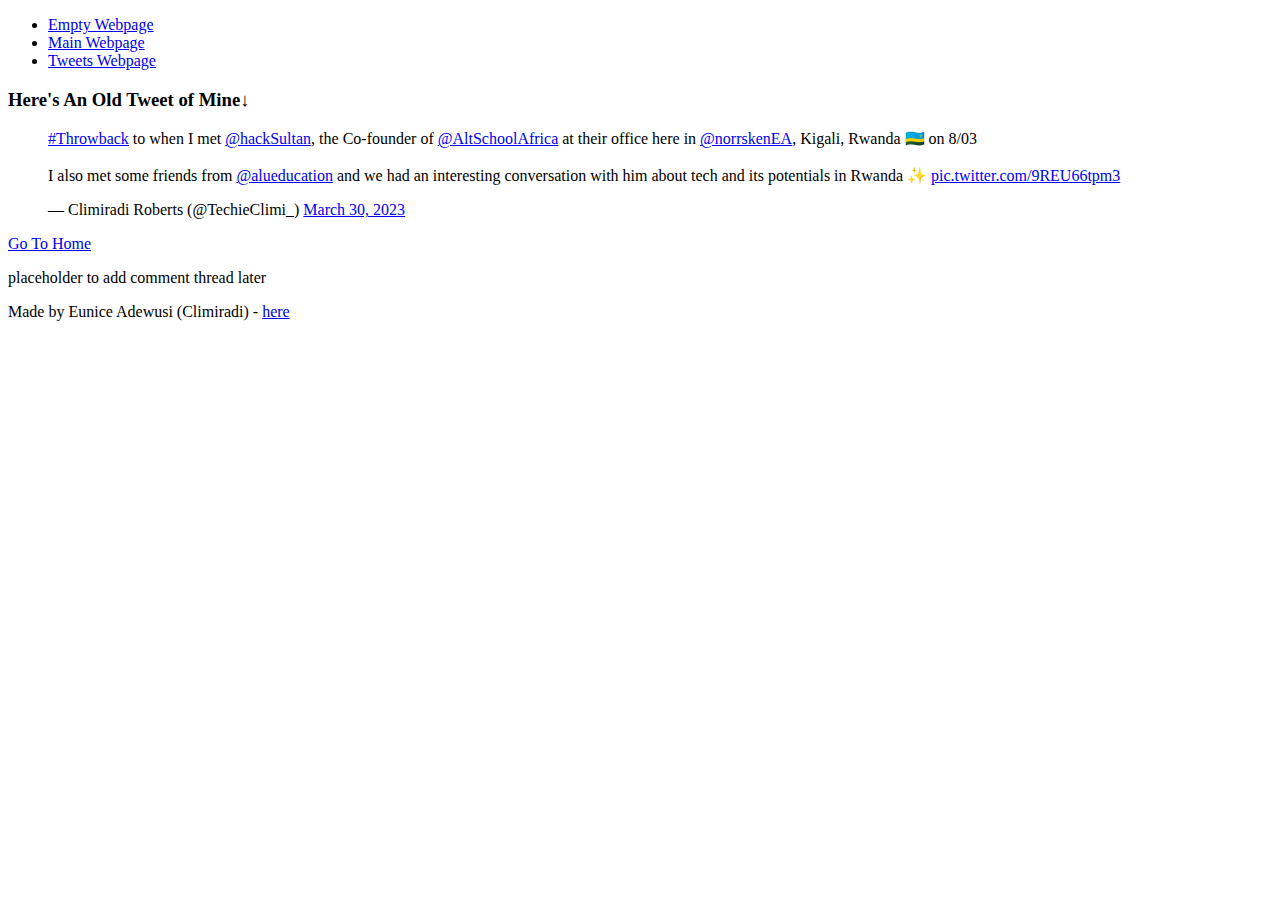
<file: html_basic/tweets.html>
<!DOCTYPE html>
<html lang="en">
<head>
    <meta charset="UTF-8">
    <meta name="viewport" content="width=device-width, initial-scale=1.0">
    <title>My First Webpage at ALU</title>
</head>
<body>
    <header>
        <ul>
            <li><a href="./base_index.html">Empty Webpage</a></li>
            <li><a href="./index.html">Main Webpage</a></li>
            <li><a href="./tweets.html">Tweets Webpage</a></li>
        </ul>
    </header>

    <main>
        <article>
            <h3>Here's An Old Tweet of Mine&darr;</h3>
            <blockquote class="twitter-tweet" data-lang="en" data-theme="dark">
            <p lang="en" dir="ltr">
                <a href="https://twitter.com/hashtag/Throwback?src=hash&amp;ref_src=twsrc%5Etfw">#Throwback</a> to when I met <a href="https://twitter.com/hackSultan?ref_src=twsrc%5Etfw">@hackSultan</a>, the Co-founder of <a href="https://twitter.com/AltSchoolAfrica?ref_src=twsrc%5Etfw">@AltSchoolAfrica</a> at their office here in <a href="https://twitter.com/norrskenEA?ref_src=twsrc%5Etfw">@norrskenEA</a>, Kigali, Rwanda 🇷🇼 on 8/03<br><br>I also met some friends from <a href="https://twitter.com/alueducation?ref_src=twsrc%5Etfw">@alueducation</a> and we had an interesting conversation with him about tech and its potentials in Rwanda ✨ <a href="https://t.co/9REU66tpm3">pic.twitter.com/9REU66tpm3</a>
            </p>
            &mdash; Climiradi Roberts (@TechieClimi_)
            <a href="https://twitter.com/TechieClimi_/status/1641363146332831746?ref_src=twsrc%5Etfw">March 30, 2023</a>
        </blockquote> 
        <script async src="https://platform.twitter.com/widgets.js"></script>

        <p>
            <a href="./index.html">Go To Home</a>
        </p>
        </article>

        <aside>
            <p>placeholder to add comment thread later</p>
        </aside>
    </main>

    <footer>
        <p>Made by Eunice Adewusi (Climiradi) - <a href="https://www.linktr.ee/Climiradi" target="_blank">here</a></p>
    </footer>
</body>
</html>



<!-- <body>
    <div class="Embedded Tweet">
        <blockquote class="twitter-tweet" data-lang="en" data-theme="dark">
            <p lang="en" dir="ltr">
                <a href="https://twitter.com/hashtag/Throwback?src=hash&amp;ref_src=twsrc%5Etfw">#Throwback</a> to when I met <a href="https://twitter.com/hackSultan?ref_src=twsrc%5Etfw">@hackSultan</a>, the Co-founder of <a href="https://twitter.com/AltSchoolAfrica?ref_src=twsrc%5Etfw">@AltSchoolAfrica</a> at their office here in <a href="https://twitter.com/norrskenEA?ref_src=twsrc%5Etfw">@norrskenEA</a>, Kigali, Rwanda 🇷🇼 on 8/03<br><br>I also met some friends from <a href="https://twitter.com/alueducation?ref_src=twsrc%5Etfw">@alueducation</a> and we had an interesting conversation with him about tech and its potentials in Rwanda ✨ <a href="https://t.co/9REU66tpm3">pic.twitter.com/9REU66tpm3</a>
            </p>
            &mdash; Climiradi Roberts (@TechieClimi_)
            <a href="https://twitter.com/TechieClimi_/status/1641363146332831746?ref_src=twsrc%5Etfw">March 30, 2023</a>
        </blockquote> 
        <script async src="https://platform.twitter.com/widgets.js"></script>
    </div>
    <a href="./index.html">Go To Home</a>
</body>
</html> -->
</file>
<file: css_advanced/styles.css>
* {
    margin: 0;
    padding: 0;
    box-sizing: border-box;
    font-family: 'Source Sans 3', sans-serif;
}

body {
    background-image: url(./Images/background.png);
    background-repeat: no-repeat;
}

.nav-bar {
    background-size: contain;
    position: relative;
}

.nav-bar img {
    margin: 1rem 0rem 0 5rem;
}

.nav-bar {
    display: flex;
    padding: 2% 6%;
    justify-content: space-between;
    align-items: center;
}

.nav-links a {
    padding: 8px 12px;
    text-decoration: none;
    text-transform: uppercase;
    color: #fff;
}

.header-text {
    text-align: center;
    color: white;
    font-size: 120px;
    font-weight: 700;
    margin: 7rem 0 -2rem 5.7rem;
}

.header-p {
    text-align: center;
    text-transform: uppercase;
    color: #fff;
    font-size: 16px;
    font-weight: 700;
    word-spacing: 57px;
    margin-left: 7rem;
    margin-top: .3rem;
}

.first-btn {
    display: inline-block;
    justify-content: space-between;
    align-items: center;
    margin-left: 48%;
    border: 1px solid #c271ff;
    border-radius: 22px;
    background: #C271FF;
    box-shadow: 0px 2px 20px 0px rgba(0, 0, 0, 0.50);
    width: 162px;
    height: 44px;
    cursor: pointer;
    /* margin-right: 50%; */
    margin-top: 3%;
}

.first-btn a{
    color: #fff;
    text-transform: uppercase;
    text-decoration: none;
    font-size: 14px;
    font-weight: 600;
}

.header2-text {
    text-align: center;
    font-size: 32px;
    font-weight: 200;
    color: #fff;
    margin-top: 9rem;
    margin-left: 8.9rem;
}
span {
    color: #c271ff;
    font-weight: 600;
    font-size: 28px;
}

.pro-section {
    display: flex;
    flex-direction: row;
    justify-content: space-evenly;
    align-items: center;
    margin-left: 7%;
    margin-top: 6.2rem;
}

.ps-name {
    text-align: center;
    color: white;
    font-size: 18px;
    font-weight: 900;
    line-height: 27px;
}

.ps-text {
    width: 150px; /* worked like <br> tag */
    text-align: center;
    color: white;
    font-size: 16px;
    font-style: italic;
    font-weight: 200;
    line-height: 24px;
}

/* ----- Second section = Testimonial ----- */

.testimonial {
    display: flex;
    background-color:#C271FF;
    height: 400px;
    margin-top: 5rem;
}

.testimonial div{
    width: 943px;
    height: 160px;
    top: 1201px;
}

.testimonial img {
    padding-top: 8.5rem;
    padding-left: 18rem;
}

.quote {
    color: #fff;
    margin: 8rem 20rem 0 -2.5%;
    padding-right: -6rem;
    font-size: 16px;
    font-weight: 200;
    width: 100px;
    line-height: 33.6px;
}

.name {
    margin-top: 1.5rem;
    font-weight: 600;
}

.title {
    font-style: italic;
    font-size: 16px;
}

/* ----- Third section = Video Tutorials ----- */

.videos {
    background-color: #FFFFFF;
}

.videos h1 {
    color: #071629;
    text-align: center;
    font-size: 28px;
    font-weight: 200;
    margin-top: 3.6rem;
    margin-bottom: 2rem;
}

.videos-div {
    display: flex;
    flex-direction: row;
    justify-content: space-between;
    padding: 30px 7rem 70px 7rem;
    cursor: pointer;
}

#hover:hover {
    box-shadow: 0 0 20px 0px rgba(194, 32, 172, 0.30);
}

.videos-div h2 {
    color: #071629;
    font-size: 17px;
    font-weight: 700;
    margin-top: 1rem;
    word-wrap: break-word;
}

.videos-div p {
    color: rgba(7, 22, 41, 0.50);
    font-size: 16px;
    font-weight: 400;
    line-height: 24px;
    margin-top: 1rem;
}

.vp {
    display: flex;
    flex-direction: row;
}
.vp img {
    margin: 15px 11px 15px 0;
    border-radius: 50%;
    width: 30px;
    height: 30px;
}
.vp h3 {
    margin-top: 15px;
    color: #C271FF;
    font-size: 14px;
    font-weight: 600;
    line-height: 27px;
    word-wrap: break-word;
}
.rating {
    display: flex;
    flex-direction: row;
}
.rating p {
    margin: -4px 0 0 90px;
    color: #C271FF;
    font-size: 14px;
    font-family: "Source Sans Pro", sans-serif;
    font-weight: 600;
    line-height: 27px;
    word-wrap: break-word;
}

/* ----- Fourth section = Free membership ----- */

.membership {
    background-color: #071629;
    display: flex;
    flex-direction: column;
    align-items: center;
    padding: 50px 100px;
    color: #ffffff;
}

.membership h1 {
    color: #fff;
    text-align: center;
    font-size: 28px;
    font-weight: 200;
    margin: 1rem 0;
}

.membership-div {
    display: flex;
    flex-direction: row;
    justify-content: space-evenly;
    text-align: center;
    width: 100%;
    margin: 5% 0;
}

.membership-div img {
    margin-bottom: 1rem;
    width: 43.666px;
    height: 35.353px;
    flex-shrink: 0;
}

.membership-div h2 {
    margin-bottom: 1rem;
    font-size: 18px;
    font-weight: 600;
    line-height: 26px;
}

.membership-div p {
    font-weight: 300;
    font-size: 14px;
    line-height: 26px;
}

.second-btn {
    display: inline-block;
    justify-content: space-between;
    align-items: center;
    border: 1px solid #c271ff;
    border-radius: 22px;
    background: #C271FF;
    box-shadow: 0px 2px 20px 0px rgba(0, 0, 0, 0.50);
    width: 162px;
    height: 44px;
    cursor: pointer;
    margin-top: 3%;
}

.second-btn a{
    color: #fff;
    text-transform: uppercase;
    text-decoration: none;
    font-size: 14px;
    font-weight: 600;
}

/* ----- Fifth section = F.A.Q. ----- */

.faq {
    padding: 50px 100px;
}

.faq h1 {
    color: #071629;
    text-align: center;
    font-size: 60px;
    font-weight: 300;
    text-transform: uppercase;
}

.faq-div {
    padding-left: 10%;
    padding-right: 10%;
    margin-top: 50px;
}

.faq-item {
    display: flex;
    flex-direction: column;
    width: 50%;
    padding: 3%;
}

.faq-item h2 {
    color: #071629;
    font-size: 16px;
    font-weight: 700;
    margin-bottom: 2rem;
}

.faq-item p {
    color: rgba(7, 22, 41, 0.50);
    font-size: 0.875rem;
    font-weight: 400;
    line-height: 1.5rem;
} 

#left {
    display: flex;
    float: left;
} 

#right {
    display: flex;
    float: right;
    padding-left: 5rem;
}

/* ----- Sixth section = Footer ----- */

footer {
    background-color: #071629;
    padding: 5rem 185px 2.4rem 185px;
    margin-top: 38rem;
}

.footer-logo {
    width: 8rem;
}

.footer-sm {
    float: right;
    word-spacing: 1rem;
}

footer p {
    color: #fff;
    font-size: 12px;
    font-weight: 400;
    text-align: center;
    opacity: 0.3517;
    margin-top: 3rem;
}
</file>
<file: css_basic/base.css>
/* Importing webfonts */
/* (If you're learning CSS, you should disregard that) */

@import url(https://fonts.googleapis.com/css?family=Yeseva+One);
@import url(https://fonts.googleapis.com/css?family=Josefin+Sans:400,700,700italic,400italic);


/* CSS reset rules */

html, body {
	height: 100%;
	min-height: 100%;
}
html, body, div, span, applet, object, iframe,
h1, h2, h3, h4, h5, h6, p, blockquote, pre,
a, abbr, acronym, address, big, cite, code,
del, dfn, img, ins, kbd, q, s, samp,
small, strike, sub, sup, tt, var,
b, u, i, center,
dl, dt, dd,
fieldset, form, label, legend,
table, caption, tbody, tfoot, thead, tr, th, td,
article, aside, canvas, details, embed, 
figure, figcaption, footer, header, hgroup, 
menu, nav, output, ruby, section, summary,
time, mark, audio, video {
	margin: 0;
	padding: 0;
	border: 0;
	font-size: 100%;
	font: inherit;
	vertical-align: baseline;
}
/* HTML5 display-role reset for older browsers */
article, aside, details, figcaption, figure, 
footer, header, hgroup, menu, nav, section {
	display: block;
}
body {
	line-height: 1;
}
blockquote, q {
	quotes: none;
}
blockquote:before, blockquote:after,
q:before, q:after {
	content: '';
	content: none;
}
table {
	border-collapse: collapse;
	border-spacing: 0;
}


/* Fonts and colors */

body {
	font-family: 'Josefin Sans', serif;
	color: rgba(0, 0, 0, 0.8);
}
h1, h2, h3, h4, h5, h6, header {
	font-family: 'Yeseva One', sans-serif;
}
/* article {
} */
header {
	border-bottom: 1px solid rgb(221,221,221);
	transition: border-bottom-color 1s ease;
}
header a {
	color: rgba(0, 0, 0, 0.8);
}
aside {
	background: #FAFAFA;
}
aside p {
	border: 1px solid #bbb;
	background: #ddd;
	color: black;
}
footer a {
	color: rgba(0, 0, 0, 0.8);
}
a {
	color: #F80002;
}


/* Positioning and margins */

@media (min-width: 1100px) {
	body {
		width: 1100px;
		margin: 0 auto;
	}
}

article {
	padding: 50px 15px;
}
article > *:first-child {
	margin-top: 0;
}
aside {
	padding: 50px 15px;
}
header .right {
	float: right;
	margin: 0 10px 15px;
}


/* Header */
header {
	padding: 20px 0;
	height: 80px;
}
header ul {
	list-style: none;
	margin: 0;
	padding: 0;
}
header li {
	display: inline;
	vertical-align:middle;
}
header li:first-child {
	margin: 0;
}
header li a {
	margin: 0 10px;
}
header li.logo {
	font-size: 36px;
}
header a {
	text-decoration: none;
}


/* Aside */

aside p {
	border-radius: 10px;
	padding: 20px 20px;
}


/* Footer */

footer {
	padding: 5px 15px;
	height: 80px;
}


/* Text styles and margins */

p {
	margin-bottom: 15px;
}
h1 {
	font-size: 36px;
	margin: 40px 0 20px;
}
h2 {
	font-size: 32px;
	margin: 30px 0 15px;
}
h3 {
	font-size: 28px;
	margin: 25px 0 10px;
}
h4 {
	font-size: 20px;
	font-weight: bold;
	margin: 20px 0 10px;
}
h5 {
	font-size: 18px;
	font-weight: bold;
	margin: 15px 0 10px;
}
h6 {
	font-weight: bold;
	margin: 5px 0;
}

@media (max-width: 800px) {
  body.works_on_smartphone {
  	display: block;
  }
  body.works_on_smartphone main {
  	display: block;
  }
  header .right {
  	float: none;
  }
}
</file>
<file: css_basic/styles.css>
* {
    margin: 0;
    padding: 0;
}

nav {
    display: flex;
    padding: 1% 4%;
    justify-content: space-between;
    align-items: center;
}

nav img {
    /* for the nav-links logo */
    width: 4rem;
    margin: 2px;
}

.nav-links {
    flex: 1;
}

.nav-links ul li {
    display: inline-block;
}

.nav-links ul li a {
    text-transform: uppercase;
    font-size: 13px;
}

.nav-links ul li::after {
    content: '';
    width: 0%;
    /*makes the red line underneath obvious*/
    height: 2px;
    background: #F80002;
    display: block;
    transition: 0.5s;
}

.nav-links ul li:hover::after {
    width: 100%;
}

/* the <body> and <main> tags must be told that they are containers to flexible boxes */
.navbar,
.about-me {
    display: flex;
}

.Home-image {
    width: 38rem;
    margin: 15px 10px 10px 0;
}

/* <body> contains a column of three boxes (<header>, <main> and <footer>) */
.body-container {
    flex-direction: column;
}

/* whereas <main> contains a row of 2 boxes (<article> and <aside>), */
.main-container {
    flex-direction: row;
    flex: auto; /* To ensure the <main> tag keeps an automatic height and width */
}

/* To wrap up the layout, you want to be sure that your content (article) takes ⅔ of the width of the page, and your aside takes ⅓; you can assign to them the number of boxes they should fill in.  */
article {
   flex: 2;  /* (using up 2 boxes) */
   overflow-y: auto; /* to be sure that the user can scroll within your <article> and your <aside> */
}

.about-me {
    margin: 10px 0px 15px; /* Top, Left, Bottom */
}

.tweets-btn {
    display: inline-block;
    padding: 15px 34px;
    font-size: 13px;
    cursor: pointer;
	border-radius: 10px;
    border: 1px solid #bbb;
	background: #ddd;
	color: black;
}

aside {
    flex: 1; /* (using up 1 box) */
    overflow-y: auto;
}
</file>
